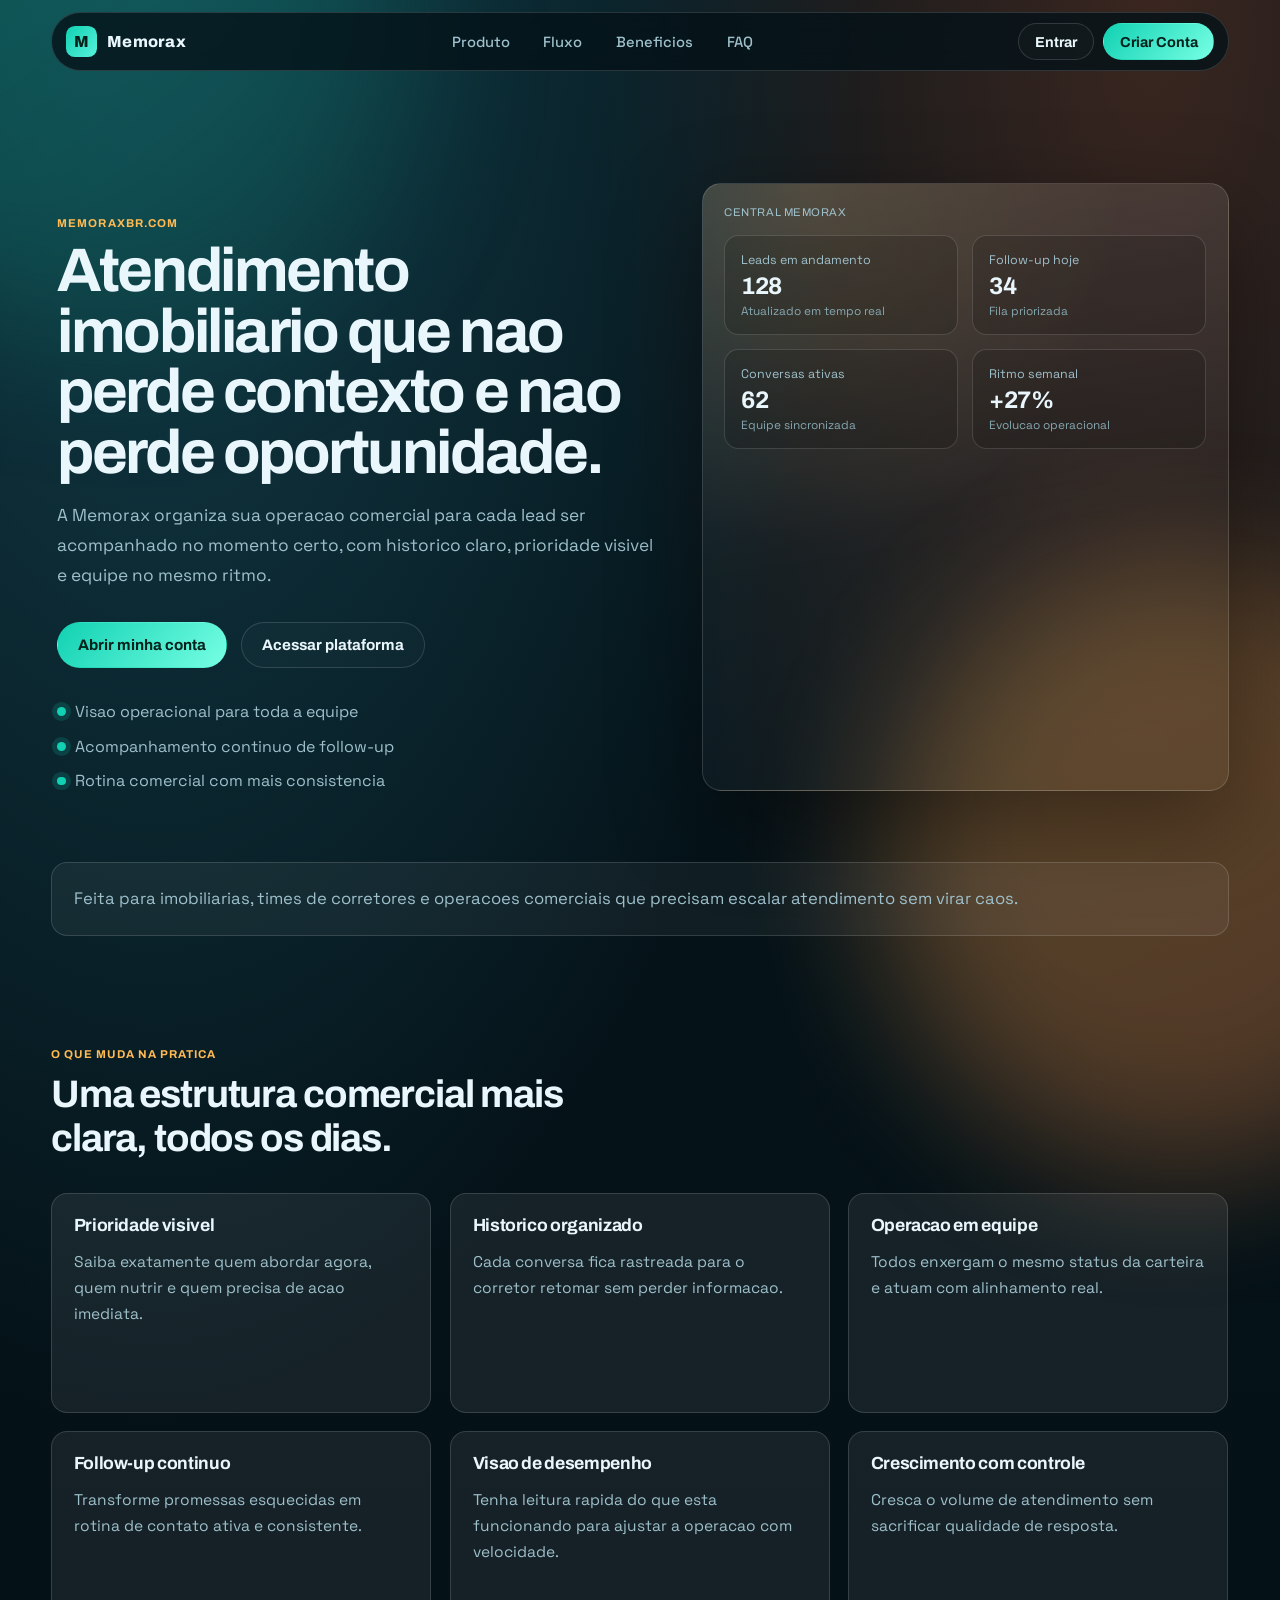
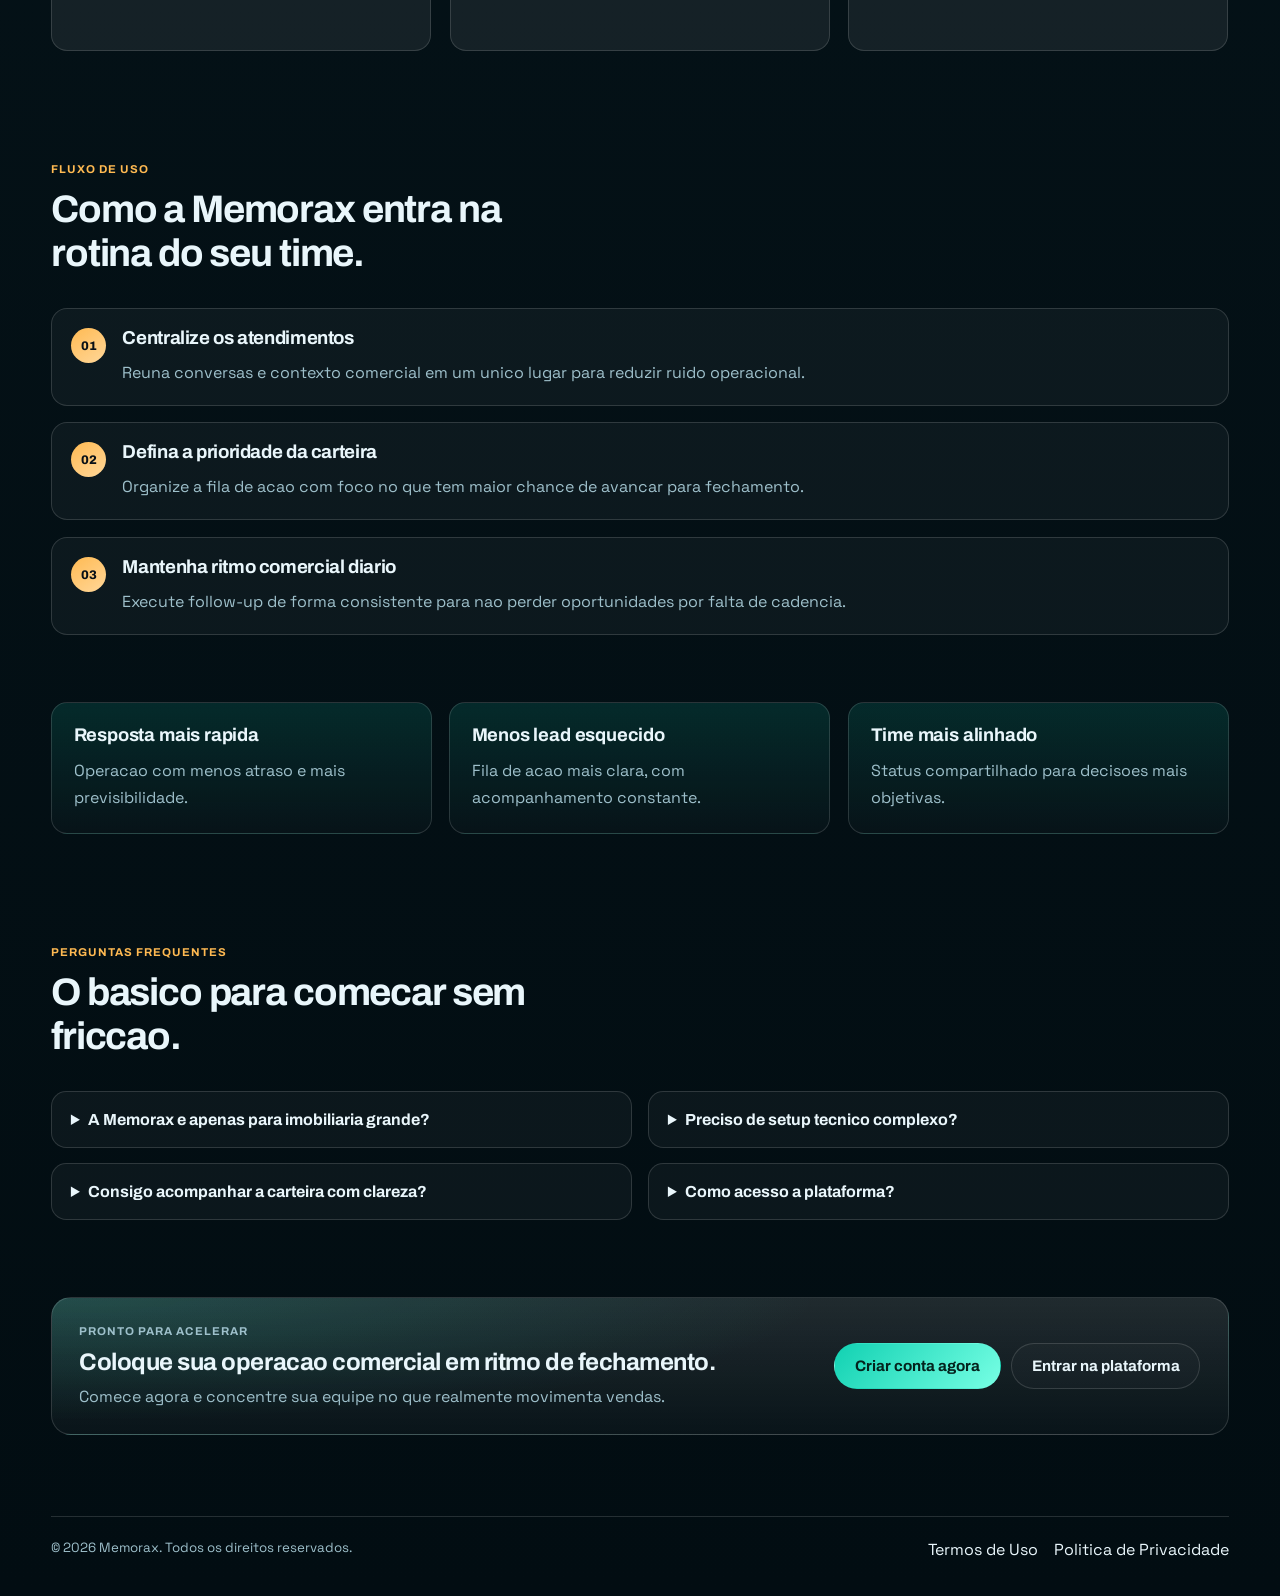
<file: index.html>
<!doctype html>
<html lang="pt-BR">
  <head>
    <meta charset="UTF-8">
    <meta name="viewport" content="width=device-width, initial-scale=1.0">
    <meta
      name="description"
      content="Memorax transforma atendimento imobiliario em operacao previsivel, com contexto, ritmo e foco em fechamento."
    >
    <title>Memorax | Atendimento Imobiliario com Ritmo de Vendas</title>
    <link rel="preconnect" href="https://fonts.googleapis.com">
    <link rel="preconnect" href="https://fonts.gstatic.com" crossorigin>
    <link
      href="https://fonts.googleapis.com/css2?family=Archivo:wght@500;600;700;800&family=Space+Grotesk:wght@400;500;700&display=swap"
      rel="stylesheet"
    >
    <link rel="stylesheet" href="./assets/css/styles.css">
  </head>
  <body>
    <div class="mesh mesh-a" aria-hidden="true"></div>
    <div class="mesh mesh-b" aria-hidden="true"></div>

    <header class="site-header">
      <a class="brand" href="./index.html" aria-label="Memorax inicio">
        <span class="brand-mark">M</span>
        <span class="brand-text">Memorax</span>
      </a>

      <nav class="site-nav" aria-label="Navegacao principal">
        <a href="#produto">Produto</a>
        <a href="#fluxo">Fluxo</a>
        <a href="#beneficios">Beneficios</a>
        <a href="#faq">FAQ</a>
      </nav>

      <div class="header-actions">
        <a class="btn btn-ghost" href="https://app.memoraxbr.com/login">Entrar</a>
        <a class="btn btn-solid" href="https://app.memoraxbr.com/signup">Criar Conta</a>
      </div>
    </header>

    <main>
      <section class="hero section reveal" id="topo">
        <div class="hero-copy-wrap">
          <p class="eyebrow">memoraxbr.com</p>
          <h1>Atendimento imobiliario que nao perde contexto e nao perde oportunidade.</h1>
          <p class="hero-copy">
            A Memorax organiza sua operacao comercial para cada lead ser acompanhado no momento certo,
            com historico claro, prioridade visivel e equipe no mesmo ritmo.
          </p>
          <div class="hero-cta">
            <a class="btn btn-solid btn-large" href="https://app.memoraxbr.com/signup">Abrir minha conta</a>
            <a class="btn btn-ghost btn-large" href="https://app.memoraxbr.com/login">Acessar plataforma</a>
          </div>
          <ul class="hero-bullets">
            <li>Visao operacional para toda a equipe</li>
            <li>Acompanhamento continuo de follow-up</li>
            <li>Rotina comercial com mais consistencia</li>
          </ul>
        </div>

        <aside class="hero-panel" aria-label="Resumo visual da plataforma">
          <p class="panel-title">Central Memorax</p>
          <div class="panel-grid">
            <article>
              <span>Leads em andamento</span>
              <strong>128</strong>
              <small>Atualizado em tempo real</small>
            </article>
            <article>
              <span>Follow-up hoje</span>
              <strong>34</strong>
              <small>Fila priorizada</small>
            </article>
            <article>
              <span>Conversas ativas</span>
              <strong>62</strong>
              <small>Equipe sincronizada</small>
            </article>
            <article>
              <span>Ritmo semanal</span>
              <strong>+27%</strong>
              <small>Evolucao operacional</small>
            </article>
          </div>
        </aside>
      </section>

      <section class="section trust-strip reveal" id="produto">
        <p>
          Feita para imobiliarias, times de corretores e operacoes comerciais que precisam escalar atendimento
          sem virar caos.
        </p>
      </section>

      <section class="section features reveal" id="beneficios">
        <div class="section-heading">
          <p class="eyebrow">O que muda na pratica</p>
          <h2>Uma estrutura comercial mais clara, todos os dias.</h2>
        </div>

        <div class="feature-grid">
          <article class="feature-card">
            <h3>Prioridade visivel</h3>
            <p>Saiba exatamente quem abordar agora, quem nutrir e quem precisa de acao imediata.</p>
          </article>
          <article class="feature-card">
            <h3>Historico organizado</h3>
            <p>Cada conversa fica rastreada para o corretor retomar sem perder informacao.</p>
          </article>
          <article class="feature-card">
            <h3>Operacao em equipe</h3>
            <p>Todos enxergam o mesmo status da carteira e atuam com alinhamento real.</p>
          </article>
          <article class="feature-card">
            <h3>Follow-up continuo</h3>
            <p>Transforme promessas esquecidas em rotina de contato ativa e consistente.</p>
          </article>
          <article class="feature-card">
            <h3>Visao de desempenho</h3>
            <p>Tenha leitura rapida do que esta funcionando para ajustar a operacao com velocidade.</p>
          </article>
          <article class="feature-card">
            <h3>Crescimento com controle</h3>
            <p>Cresca o volume de atendimento sem sacrificar qualidade de resposta.</p>
          </article>
        </div>
      </section>

      <section class="section timeline reveal" id="fluxo">
        <div class="section-heading">
          <p class="eyebrow">Fluxo de uso</p>
          <h2>Como a Memorax entra na rotina do seu time.</h2>
        </div>

        <ol class="timeline-list">
          <li>
            <span class="step">01</span>
            <div>
              <h3>Centralize os atendimentos</h3>
              <p>Reuna conversas e contexto comercial em um unico lugar para reduzir ruido operacional.</p>
            </div>
          </li>
          <li>
            <span class="step">02</span>
            <div>
              <h3>Defina a prioridade da carteira</h3>
              <p>Organize a fila de acao com foco no que tem maior chance de avancar para fechamento.</p>
            </div>
          </li>
          <li>
            <span class="step">03</span>
            <div>
              <h3>Mantenha ritmo comercial diario</h3>
              <p>Execute follow-up de forma consistente para nao perder oportunidades por falta de cadencia.</p>
            </div>
          </li>
        </ol>
      </section>

      <section class="section stats reveal" aria-label="Indicadores de impacto">
        <article>
          <strong>Resposta mais rapida</strong>
          <p>Operacao com menos atraso e mais previsibilidade.</p>
        </article>
        <article>
          <strong>Menos lead esquecido</strong>
          <p>Fila de acao mais clara, com acompanhamento constante.</p>
        </article>
        <article>
          <strong>Time mais alinhado</strong>
          <p>Status compartilhado para decisoes mais objetivas.</p>
        </article>
      </section>

      <section class="section faq reveal" id="faq">
        <div class="section-heading">
          <p class="eyebrow">Perguntas frequentes</p>
          <h2>O basico para comecar sem friccao.</h2>
        </div>

        <div class="faq-grid">
          <details>
            <summary>A Memorax e apenas para imobiliaria grande?</summary>
            <p>Nao. A plataforma atende desde operacoes enxutas ate times mais amplos, mantendo a rotina comercial organizada.</p>
          </details>
          <details>
            <summary>Preciso de setup tecnico complexo?</summary>
            <p>O foco e simplicidade operacional, para sua equipe comecar rapido e evoluir o processo no dia a dia.</p>
          </details>
          <details>
            <summary>Consigo acompanhar a carteira com clareza?</summary>
            <p>Sim. A proposta central e dar visibilidade de prioridade, status e proxima acao de cada lead.</p>
          </details>
          <details>
            <summary>Como acesso a plataforma?</summary>
            <p>Voce pode criar conta em "Criar Conta" ou entrar direto em "Entrar" usando seu acesso existente.</p>
          </details>
        </div>
      </section>

      <section class="section cta-band reveal">
        <div>
          <p class="eyebrow">Pronto para acelerar</p>
          <h2>Coloque sua operacao comercial em ritmo de fechamento.</h2>
          <p>Comece agora e concentre sua equipe no que realmente movimenta vendas.</p>
        </div>
        <div class="cta-band-actions">
          <a class="btn btn-solid btn-large" href="https://app.memoraxbr.com/signup">Criar conta agora</a>
          <a class="btn btn-ghost btn-large" href="https://app.memoraxbr.com/login">Entrar na plataforma</a>
        </div>
      </section>
    </main>

    <footer class="site-footer">
      <small>&copy; <span id="current-year"></span> Memorax. Todos os direitos reservados.</small>
      <nav aria-label="Links legais">
        <a href="./termos-de-uso.html">Termos de Uso</a>
        <a href="./politica-de-privacidade.html">Politica de Privacidade</a>
      </nav>
    </footer>

    <script src="./assets/js/main.js"></script>
  </body>
</html>
</file>
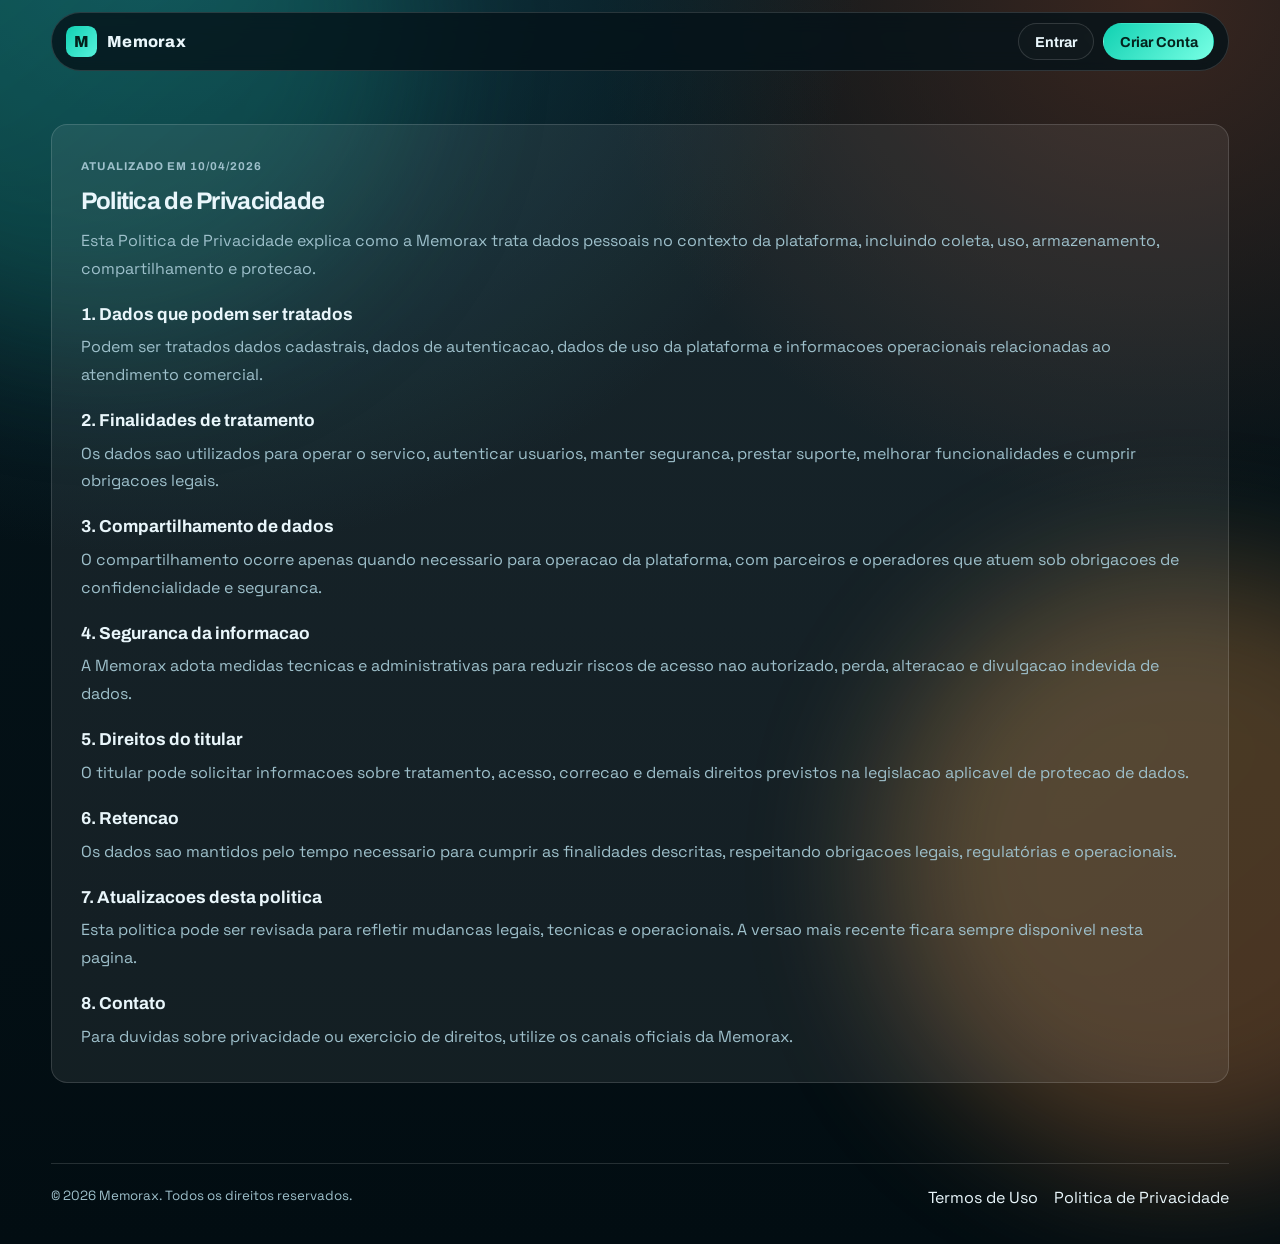
<file: politica-de-privacidade.html>
<!doctype html>
<html lang="pt-BR">
  <head>
    <meta charset="UTF-8">
    <meta name="viewport" content="width=device-width, initial-scale=1.0">
    <meta name="description" content="Politica de Privacidade da plataforma Memorax.">
    <title>Memorax | Politica de Privacidade</title>
    <link rel="preconnect" href="https://fonts.googleapis.com">
    <link rel="preconnect" href="https://fonts.gstatic.com" crossorigin>
    <link
      href="https://fonts.googleapis.com/css2?family=Archivo:wght@500;600;700;800&family=Space+Grotesk:wght@400;500;700&display=swap"
      rel="stylesheet"
    >
    <link rel="stylesheet" href="./assets/css/styles.css">
  </head>
  <body class="legal-page">
    <div class="mesh mesh-a" aria-hidden="true"></div>
    <div class="mesh mesh-b" aria-hidden="true"></div>

    <header class="site-header">
      <a class="brand" href="./index.html" aria-label="Voltar para inicio">
        <span class="brand-mark">M</span>
        <span class="brand-text">Memorax</span>
      </a>
      <div class="header-actions">
        <a class="btn btn-ghost" href="https://app.memoraxbr.com/login">Entrar</a>
        <a class="btn btn-solid" href="https://app.memoraxbr.com/signup">Criar Conta</a>
      </div>
    </header>

    <main>
      <section class="legal-container reveal">
        <p class="eyebrow">Atualizado em 10/04/2026</p>
        <h1>Politica de Privacidade</h1>
        <p>
          Esta Politica de Privacidade explica como a Memorax trata dados pessoais no contexto da
          plataforma, incluindo coleta, uso, armazenamento, compartilhamento e protecao.
        </p>

        <h2>1. Dados que podem ser tratados</h2>
        <p>
          Podem ser tratados dados cadastrais, dados de autenticacao, dados de uso da plataforma e
          informacoes operacionais relacionadas ao atendimento comercial.
        </p>

        <h2>2. Finalidades de tratamento</h2>
        <p>
          Os dados sao utilizados para operar o servico, autenticar usuarios, manter seguranca,
          prestar suporte, melhorar funcionalidades e cumprir obrigacoes legais.
        </p>

        <h2>3. Compartilhamento de dados</h2>
        <p>
          O compartilhamento ocorre apenas quando necessario para operacao da plataforma, com
          parceiros e operadores que atuem sob obrigacoes de confidencialidade e seguranca.
        </p>

        <h2>4. Seguranca da informacao</h2>
        <p>
          A Memorax adota medidas tecnicas e administrativas para reduzir riscos de acesso nao
          autorizado, perda, alteracao e divulgacao indevida de dados.
        </p>

        <h2>5. Direitos do titular</h2>
        <p>
          O titular pode solicitar informacoes sobre tratamento, acesso, correcao e demais direitos
          previstos na legislacao aplicavel de protecao de dados.
        </p>

        <h2>6. Retencao</h2>
        <p>
          Os dados sao mantidos pelo tempo necessario para cumprir as finalidades descritas,
          respeitando obrigacoes legais, regulatórias e operacionais.
        </p>

        <h2>7. Atualizacoes desta politica</h2>
        <p>
          Esta politica pode ser revisada para refletir mudancas legais, tecnicas e operacionais.
          A versao mais recente ficara sempre disponivel nesta pagina.
        </p>

        <h2>8. Contato</h2>
        <p>
          Para duvidas sobre privacidade ou exercicio de direitos, utilize os canais oficiais da
          Memorax.
        </p>
      </section>
    </main>

    <footer class="site-footer">
      <small>&copy; <span id="current-year"></span> Memorax. Todos os direitos reservados.</small>
      <nav aria-label="Links legais">
        <a href="./termos-de-uso.html">Termos de Uso</a>
        <a href="./politica-de-privacidade.html" aria-current="page">Politica de Privacidade</a>
      </nav>
    </footer>

    <script src="./assets/js/main.js"></script>
  </body>
</html>
</file>
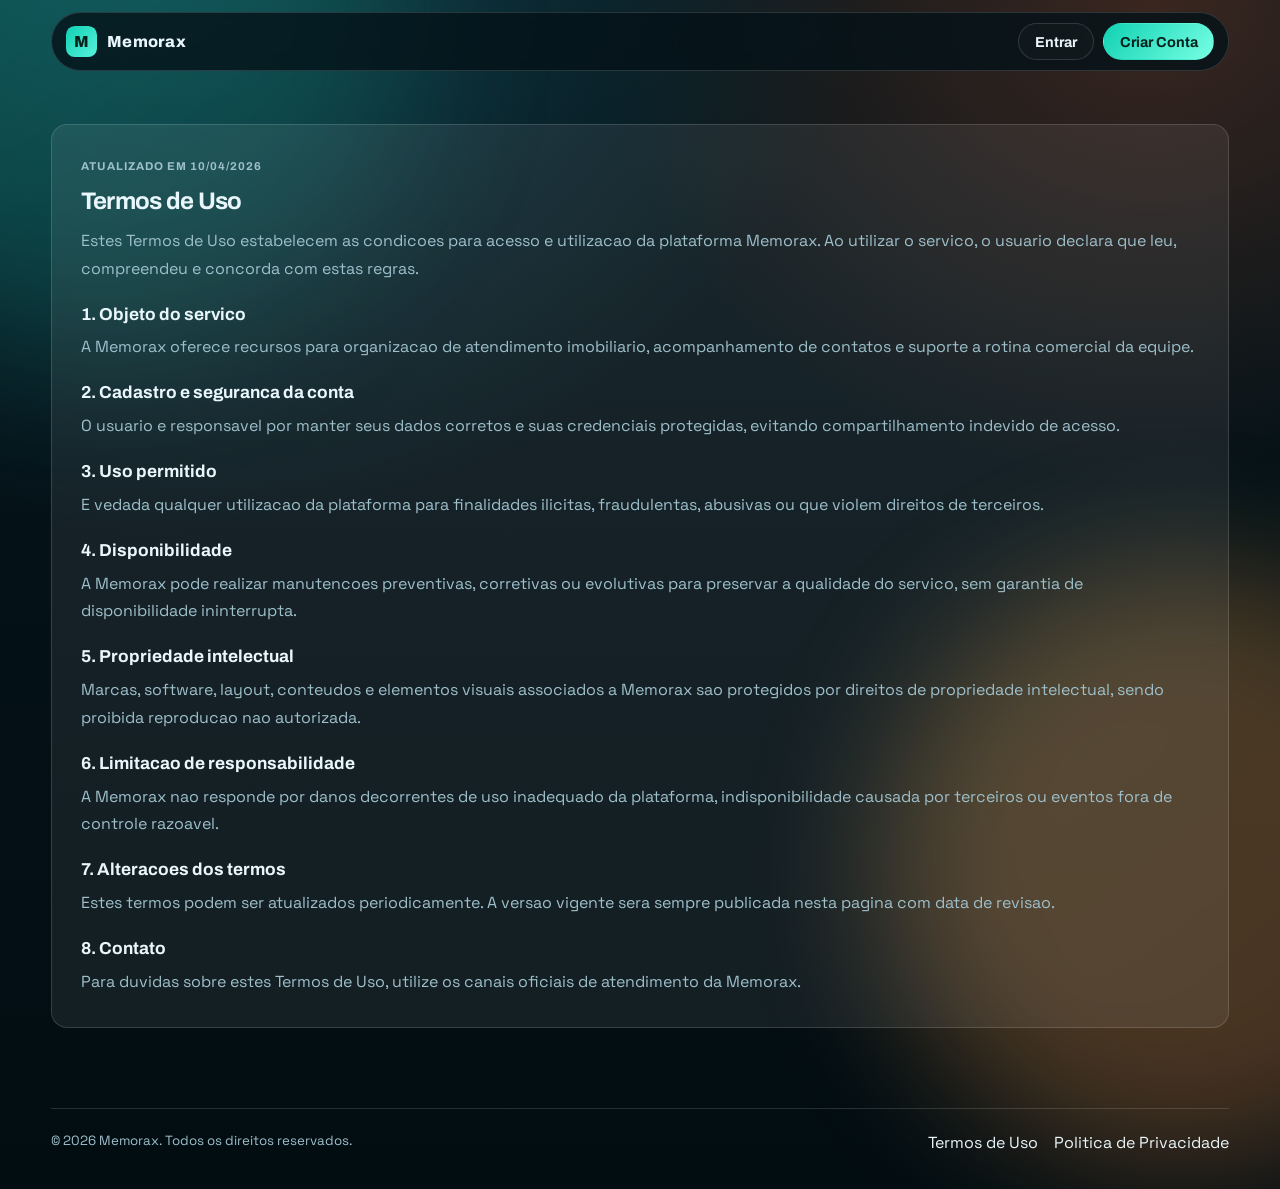
<file: termos-de-uso.html>
<!doctype html>
<html lang="pt-BR">
  <head>
    <meta charset="UTF-8">
    <meta name="viewport" content="width=device-width, initial-scale=1.0">
    <meta name="description" content="Termos de Uso da plataforma Memorax.">
    <title>Memorax | Termos de Uso</title>
    <link rel="preconnect" href="https://fonts.googleapis.com">
    <link rel="preconnect" href="https://fonts.gstatic.com" crossorigin>
    <link
      href="https://fonts.googleapis.com/css2?family=Archivo:wght@500;600;700;800&family=Space+Grotesk:wght@400;500;700&display=swap"
      rel="stylesheet"
    >
    <link rel="stylesheet" href="./assets/css/styles.css">
  </head>
  <body class="legal-page">
    <div class="mesh mesh-a" aria-hidden="true"></div>
    <div class="mesh mesh-b" aria-hidden="true"></div>

    <header class="site-header">
      <a class="brand" href="./index.html" aria-label="Voltar para inicio">
        <span class="brand-mark">M</span>
        <span class="brand-text">Memorax</span>
      </a>
      <div class="header-actions">
        <a class="btn btn-ghost" href="https://app.memoraxbr.com/login">Entrar</a>
        <a class="btn btn-solid" href="https://app.memoraxbr.com/signup">Criar Conta</a>
      </div>
    </header>

    <main>
      <section class="legal-container reveal">
        <p class="eyebrow">Atualizado em 10/04/2026</p>
        <h1>Termos de Uso</h1>
        <p>
          Estes Termos de Uso estabelecem as condicoes para acesso e utilizacao da plataforma Memorax.
          Ao utilizar o servico, o usuario declara que leu, compreendeu e concorda com estas regras.
        </p>

        <h2>1. Objeto do servico</h2>
        <p>
          A Memorax oferece recursos para organizacao de atendimento imobiliario, acompanhamento de
          contatos e suporte a rotina comercial da equipe.
        </p>

        <h2>2. Cadastro e seguranca da conta</h2>
        <p>
          O usuario e responsavel por manter seus dados corretos e suas credenciais protegidas,
          evitando compartilhamento indevido de acesso.
        </p>

        <h2>3. Uso permitido</h2>
        <p>
          E vedada qualquer utilizacao da plataforma para finalidades ilicitas, fraudulentas,
          abusivas ou que violem direitos de terceiros.
        </p>

        <h2>4. Disponibilidade</h2>
        <p>
          A Memorax pode realizar manutencoes preventivas, corretivas ou evolutivas para preservar a
          qualidade do servico, sem garantia de disponibilidade ininterrupta.
        </p>

        <h2>5. Propriedade intelectual</h2>
        <p>
          Marcas, software, layout, conteudos e elementos visuais associados a Memorax sao protegidos
          por direitos de propriedade intelectual, sendo proibida reproducao nao autorizada.
        </p>

        <h2>6. Limitacao de responsabilidade</h2>
        <p>
          A Memorax nao responde por danos decorrentes de uso inadequado da plataforma, indisponibilidade
          causada por terceiros ou eventos fora de controle razoavel.
        </p>

        <h2>7. Alteracoes dos termos</h2>
        <p>
          Estes termos podem ser atualizados periodicamente. A versao vigente sera sempre publicada
          nesta pagina com data de revisao.
        </p>

        <h2>8. Contato</h2>
        <p>
          Para duvidas sobre estes Termos de Uso, utilize os canais oficiais de atendimento da Memorax.
        </p>
      </section>
    </main>

    <footer class="site-footer">
      <small>&copy; <span id="current-year"></span> Memorax. Todos os direitos reservados.</small>
      <nav aria-label="Links legais">
        <a href="./termos-de-uso.html" aria-current="page">Termos de Uso</a>
        <a href="./politica-de-privacidade.html">Politica de Privacidade</a>
      </nav>
    </footer>

    <script src="./assets/js/main.js"></script>
  </body>
</html>
</file>
<file: assets/css/styles.css>
:root {
  --bg: #06151b;
  --bg-deep: #020d12;
  --surface: rgba(255, 255, 255, 0.07);
  --surface-strong: rgba(255, 255, 255, 0.14);
  --line: rgba(255, 255, 255, 0.14);
  --text: #e9f6fb;
  --text-soft: #9ec0cb;
  --brand: #11d1b2;
  --brand-2: #0bb097;
  --accent: #ffba52;
  --accent-2: #ff8a48;
  --shadow: 0 28px 90px rgba(0, 0, 0, 0.37);
}

* {
  box-sizing: border-box;
}

html,
body {
  margin: 0;
  padding: 0;
}

html {
  scroll-behavior: smooth;
}

body {
  min-height: 100vh;
  color: var(--text);
  font-family: "Space Grotesk", Arial, sans-serif;
  background:
    radial-gradient(90% 80% at 12% -5%, #13404d 0%, transparent 62%),
    radial-gradient(75% 70% at 90% 0%, #3a261f 0%, transparent 58%),
    linear-gradient(180deg, var(--bg) 0%, var(--bg-deep) 100%);
  overflow-x: hidden;
}

.mesh {
  position: fixed;
  width: 38rem;
  height: 38rem;
  border-radius: 999px;
  filter: blur(70px);
  opacity: 0.28;
  z-index: -1;
  pointer-events: none;
}

.mesh-a {
  background: linear-gradient(140deg, var(--brand) 0%, #0e5f55 100%);
  top: -16rem;
  left: -12rem;
}

.mesh-b {
  background: linear-gradient(140deg, var(--accent) 0%, var(--accent-2) 100%);
  right: -13rem;
  bottom: -17rem;
}

.site-header,
main,
.site-footer {
  width: min(1180px, 92vw);
  margin: 0 auto;
}

.site-header {
  position: sticky;
  top: 0;
  z-index: 20;
  display: flex;
  align-items: center;
  justify-content: space-between;
  gap: 1rem;
  margin-top: 0.75rem;
  padding: 0.65rem 0.85rem;
  border: 1px solid var(--line);
  border-radius: 999px;
  backdrop-filter: blur(10px);
  background: rgba(4, 18, 24, 0.8);
}

.brand {
  color: var(--text);
  text-decoration: none;
  display: inline-flex;
  align-items: center;
  gap: 0.62rem;
  font-family: "Archivo", Arial, sans-serif;
  font-weight: 800;
}

.brand-mark {
  width: 1.95rem;
  height: 1.95rem;
  border-radius: 0.55rem;
  color: #03211b;
  display: inline-flex;
  align-items: center;
  justify-content: center;
  background: linear-gradient(130deg, var(--brand) 0%, #57f2dc 100%);
}

.brand-text {
  font-size: 1rem;
  letter-spacing: 0.02em;
}

.site-nav {
  display: inline-flex;
  align-items: center;
  gap: 0.8rem;
}

.site-nav a {
  color: var(--text-soft);
  text-decoration: none;
  font-size: 0.92rem;
  font-weight: 500;
  padding: 0.4rem 0.65rem;
  border-radius: 999px;
  transition:
    color 0.2s ease,
    background-color 0.2s ease;
}

.site-nav a:hover {
  color: var(--text);
  background: rgba(255, 255, 255, 0.08);
}

.header-actions {
  display: inline-flex;
  gap: 0.58rem;
}

.btn {
  text-decoration: none;
  border-radius: 999px;
  border: 1px solid transparent;
  padding: 0.58rem 0.98rem;
  font-family: "Archivo", Arial, sans-serif;
  font-weight: 700;
  font-size: 0.9rem;
  transition:
    transform 0.2s ease,
    border-color 0.2s ease,
    background-color 0.2s ease,
    color 0.2s ease;
}

.btn:hover {
  transform: translateY(-1px);
}

.btn-solid {
  background: linear-gradient(132deg, var(--brand) 0%, #77ffe4 100%);
  color: #04231d;
}

.btn-solid:hover {
  background: linear-gradient(132deg, #1dd7bb 0%, #8affea 100%);
}

.btn-ghost {
  border-color: var(--line);
  background: rgba(255, 255, 255, 0.02);
  color: var(--text);
}

.btn-ghost:hover {
  border-color: var(--surface-strong);
  background: rgba(255, 255, 255, 0.09);
}

.btn-large {
  padding: 0.86rem 1.24rem;
  font-size: 0.95rem;
}

.section {
  margin-top: 7rem;
}

.hero {
  display: grid;
  grid-template-columns: minmax(0, 1.08fr) minmax(0, 0.92fr);
  gap: 2rem;
  align-items: stretch;
}

.hero-copy-wrap {
  padding: 2.1rem 0.4rem 0;
}

.eyebrow {
  margin: 0;
  font-family: "Archivo", Arial, sans-serif;
  text-transform: uppercase;
  letter-spacing: 0.09em;
  color: var(--accent);
  font-size: 0.71rem;
  font-weight: 700;
}

.hero h1 {
  margin: 0.76rem 0 1rem;
  max-width: 18ch;
  font-family: "Archivo", Arial, sans-serif;
  font-size: clamp(2.2rem, 4.8vw, 4.45rem);
  line-height: 0.99;
  letter-spacing: -0.04em;
}

.hero-copy {
  margin: 0;
  max-width: 56ch;
  color: var(--text-soft);
  font-size: 1.08rem;
  line-height: 1.74;
}

.hero-cta {
  margin-top: 2rem;
  display: flex;
  flex-wrap: wrap;
  gap: 0.88rem;
}

.hero-bullets {
  margin: 2.1rem 0 0;
  padding: 0;
  list-style: none;
  display: grid;
  gap: 0.85rem;
}

.hero-bullets li {
  color: var(--text-soft);
  display: inline-flex;
  gap: 0.55rem;
  align-items: center;
}

.hero-bullets li::before {
  content: "";
  width: 0.55rem;
  height: 0.55rem;
  border-radius: 999px;
  background: var(--brand);
  box-shadow: 0 0 0 5px rgba(17, 209, 178, 0.17);
}

.hero-panel {
  border: 1px solid var(--line);
  border-radius: 1.2rem;
  background:
    linear-gradient(170deg, rgba(255, 255, 255, 0.12) 0%, rgba(255, 255, 255, 0.03) 58%),
    radial-gradient(60% 60% at 20% 0%, rgba(255, 186, 82, 0.15) 0%, transparent 100%);
  padding: 1.35rem;
  box-shadow: var(--shadow);
}

.panel-title {
  margin: 0;
  color: var(--text-soft);
  font-family: "Archivo", Arial, sans-serif;
  letter-spacing: 0.05em;
  text-transform: uppercase;
  font-size: 0.7rem;
}

.panel-grid {
  margin-top: 1.1rem;
  display: grid;
  grid-template-columns: repeat(2, minmax(0, 1fr));
  gap: 0.9rem;
}

.panel-grid article {
  border: 1px solid var(--line);
  border-radius: 0.9rem;
  background: rgba(0, 0, 0, 0.15);
  padding: 1rem;
}

.panel-grid span {
  display: block;
  color: var(--text-soft);
  font-size: 0.78rem;
}

.panel-grid strong {
  display: block;
  margin-top: 0.3rem;
  font-family: "Archivo", Arial, sans-serif;
  font-size: 1.5rem;
  letter-spacing: -0.02em;
}

.panel-grid small {
  display: block;
  margin-top: 0.25rem;
  color: #86a8b2;
  font-size: 0.74rem;
}

.trust-strip {
  margin-top: 4.4rem;
  border: 1px solid var(--line);
  border-radius: 1rem;
  background: rgba(255, 255, 255, 0.05);
  padding: 1.35rem 1.4rem;
}

.trust-strip p {
  margin: 0;
  color: var(--text-soft);
  font-size: 1.04rem;
  line-height: 1.72;
}

.section-heading h2 {
  margin: 0.82rem 0 0;
  max-width: 24ch;
  font-family: "Archivo", Arial, sans-serif;
  font-size: clamp(1.7rem, 3vw, 2.65rem);
  line-height: 1.14;
  letter-spacing: -0.03em;
}

.feature-grid {
  margin-top: 2rem;
  display: grid;
  grid-template-columns: repeat(3, minmax(0, 1fr));
  gap: 1.15rem;
}

.feature-card {
  border: 1px solid var(--line);
  border-radius: 1rem;
  background: var(--surface);
  padding: 1.35rem;
  min-height: 220px;
}

.feature-card h3 {
  margin: 0;
  font-family: "Archivo", Arial, sans-serif;
  letter-spacing: -0.02em;
  font-size: 1.1rem;
}

.feature-card p {
  margin: 0.9rem 0 0;
  color: var(--text-soft);
  line-height: 1.68;
  font-size: 0.97rem;
}

.timeline-list {
  margin: 2rem 0 0;
  padding: 0;
  list-style: none;
  display: grid;
  gap: 1rem;
}

.timeline-list li {
  border: 1px solid var(--line);
  border-radius: 1rem;
  padding: 1.2rem;
  display: grid;
  grid-template-columns: auto minmax(0, 1fr);
  gap: 1rem;
  background: rgba(255, 255, 255, 0.04);
}

.step {
  width: 2.2rem;
  height: 2.2rem;
  border-radius: 999px;
  display: inline-flex;
  align-items: center;
  justify-content: center;
  color: #081017;
  background: linear-gradient(145deg, var(--accent) 0%, #ffd799 100%);
  font-family: "Archivo", Arial, sans-serif;
  font-size: 0.78rem;
  font-weight: 800;
}

.timeline-list h3 {
  margin: 0;
  font-family: "Archivo", Arial, sans-serif;
  letter-spacing: -0.02em;
}

.timeline-list p {
  margin: 0.72rem 0 0;
  color: var(--text-soft);
  line-height: 1.66;
}

.stats {
  margin-top: 4.2rem;
  display: grid;
  grid-template-columns: repeat(3, minmax(0, 1fr));
  gap: 1.1rem;
}

.stats article {
  border: 1px solid var(--line);
  border-radius: 1rem;
  background: linear-gradient(180deg, rgba(17, 209, 178, 0.14) 0%, rgba(255, 255, 255, 0.02) 100%);
  padding: 1.35rem;
}

.stats strong {
  font-family: "Archivo", Arial, sans-serif;
  font-size: 1.15rem;
  letter-spacing: -0.01em;
}

.stats p {
  margin: 0.8rem 0 0;
  color: var(--text-soft);
  line-height: 1.66;
}

.faq-grid {
  margin-top: 2rem;
  display: grid;
  grid-template-columns: repeat(2, minmax(0, 1fr));
  gap: 1rem;
}

.faq-grid details {
  border: 1px solid var(--line);
  border-radius: 0.95rem;
  padding: 1.18rem;
  background: rgba(255, 255, 255, 0.04);
}

.faq-grid summary {
  cursor: pointer;
  font-family: "Archivo", Arial, sans-serif;
  font-weight: 700;
}

.faq-grid p {
  margin: 0.8rem 0 0;
  color: var(--text-soft);
  line-height: 1.66;
}

.cta-band {
  margin-top: 4.8rem;
  border: 1px solid var(--line);
  border-radius: 1.25rem;
  padding: 1.7rem;
  background:
    linear-gradient(180deg, rgba(255, 255, 255, 0.12) 0%, rgba(255, 255, 255, 0.03) 100%),
    radial-gradient(65% 90% at 0% 0%, rgba(17, 209, 178, 0.2) 0%, transparent 100%);
  display: grid;
  grid-template-columns: minmax(0, 1fr) auto;
  gap: 1.4rem;
  align-items: center;
}

.cta-band h2 {
  margin: 0.72rem 0 0.72rem;
  font-family: "Archivo", Arial, sans-serif;
  letter-spacing: -0.02em;
}

.cta-band p {
  margin: 0;
  color: var(--text-soft);
}

.cta-band-actions {
  display: flex;
  flex-wrap: wrap;
  justify-content: flex-end;
  gap: 0.62rem;
}

.site-footer {
  margin-top: 5rem;
  padding: 1.4rem 0 2.2rem;
  border-top: 1px solid var(--line);
  display: flex;
  justify-content: space-between;
  flex-wrap: wrap;
  gap: 0.8rem;
}

.site-footer small {
  color: var(--text-soft);
}

.site-footer nav {
  display: inline-flex;
  flex-wrap: wrap;
  gap: 1rem;
}

.site-footer a {
  color: var(--text);
  text-decoration: none;
  border-bottom: 1px solid transparent;
  transition: border-color 0.2s ease;
}

.site-footer a:hover {
  border-color: var(--text);
}

.legal-page .site-header {
  position: relative;
}

.legal-page main {
  margin-top: 3.3rem;
}

.legal-container {
  border: 1px solid var(--line);
  border-radius: 1rem;
  padding: 2rem 1.8rem;
  background: var(--surface);
}

.legal-container h1 {
  margin: 0.72rem 0 0.82rem;
  font-family: "Archivo", Arial, sans-serif;
  letter-spacing: -0.03em;
}

.legal-container h2 {
  margin: 1.4rem 0 0.62rem;
  font-family: "Archivo", Arial, sans-serif;
  font-size: 1.08rem;
}

.legal-container p {
  margin: 0;
  color: var(--text-soft);
  line-height: 1.72;
}

.reveal {
  --reveal-delay: 0ms;
  opacity: 0;
  transform: translateY(34px) scale(0.985);
  filter: blur(8px);
  will-change: transform, opacity, filter;
  transition:
    opacity 0.9s cubic-bezier(0.19, 1, 0.22, 1),
    transform 0.9s cubic-bezier(0.19, 1, 0.22, 1),
    filter 0.9s cubic-bezier(0.19, 1, 0.22, 1);
  transition-delay: var(--reveal-delay);
}

.reveal.in-view {
  opacity: 1;
  transform: translateY(0) scale(1);
  filter: blur(0);
}

@media (prefers-reduced-motion: reduce) {
  .reveal,
  .reveal.in-view {
    opacity: 1;
    transform: none;
    filter: none;
    transition: none;
  }
}

@media (max-width: 1040px) {
  .hero {
    grid-template-columns: 1fr;
  }

  .feature-grid {
    grid-template-columns: repeat(2, minmax(0, 1fr));
  }

  .stats {
    grid-template-columns: 1fr;
  }

  .cta-band {
    grid-template-columns: 1fr;
  }

  .cta-band-actions {
    justify-content: flex-start;
  }
}

@media (max-width: 760px) {
  .site-header {
    border-radius: 1rem;
    padding: 0.85rem;
    flex-wrap: wrap;
    justify-content: center;
  }

  .site-nav {
    order: 3;
    width: 100%;
    justify-content: center;
    flex-wrap: wrap;
  }

  .header-actions {
    width: 100%;
    justify-content: center;
  }

  .header-actions .btn {
    flex: 1;
    text-align: center;
    max-width: 220px;
  }

  .section {
    margin-top: 4.1rem;
  }

  .hero h1 {
    max-width: 100%;
  }

  .panel-grid {
    grid-template-columns: 1fr;
  }

  .feature-grid,
  .faq-grid {
    grid-template-columns: 1fr;
  }

  .site-footer {
    padding-bottom: 2rem;
  }

  .legal-container {
    padding: 1.4rem 1.1rem;
  }
}
</file>
